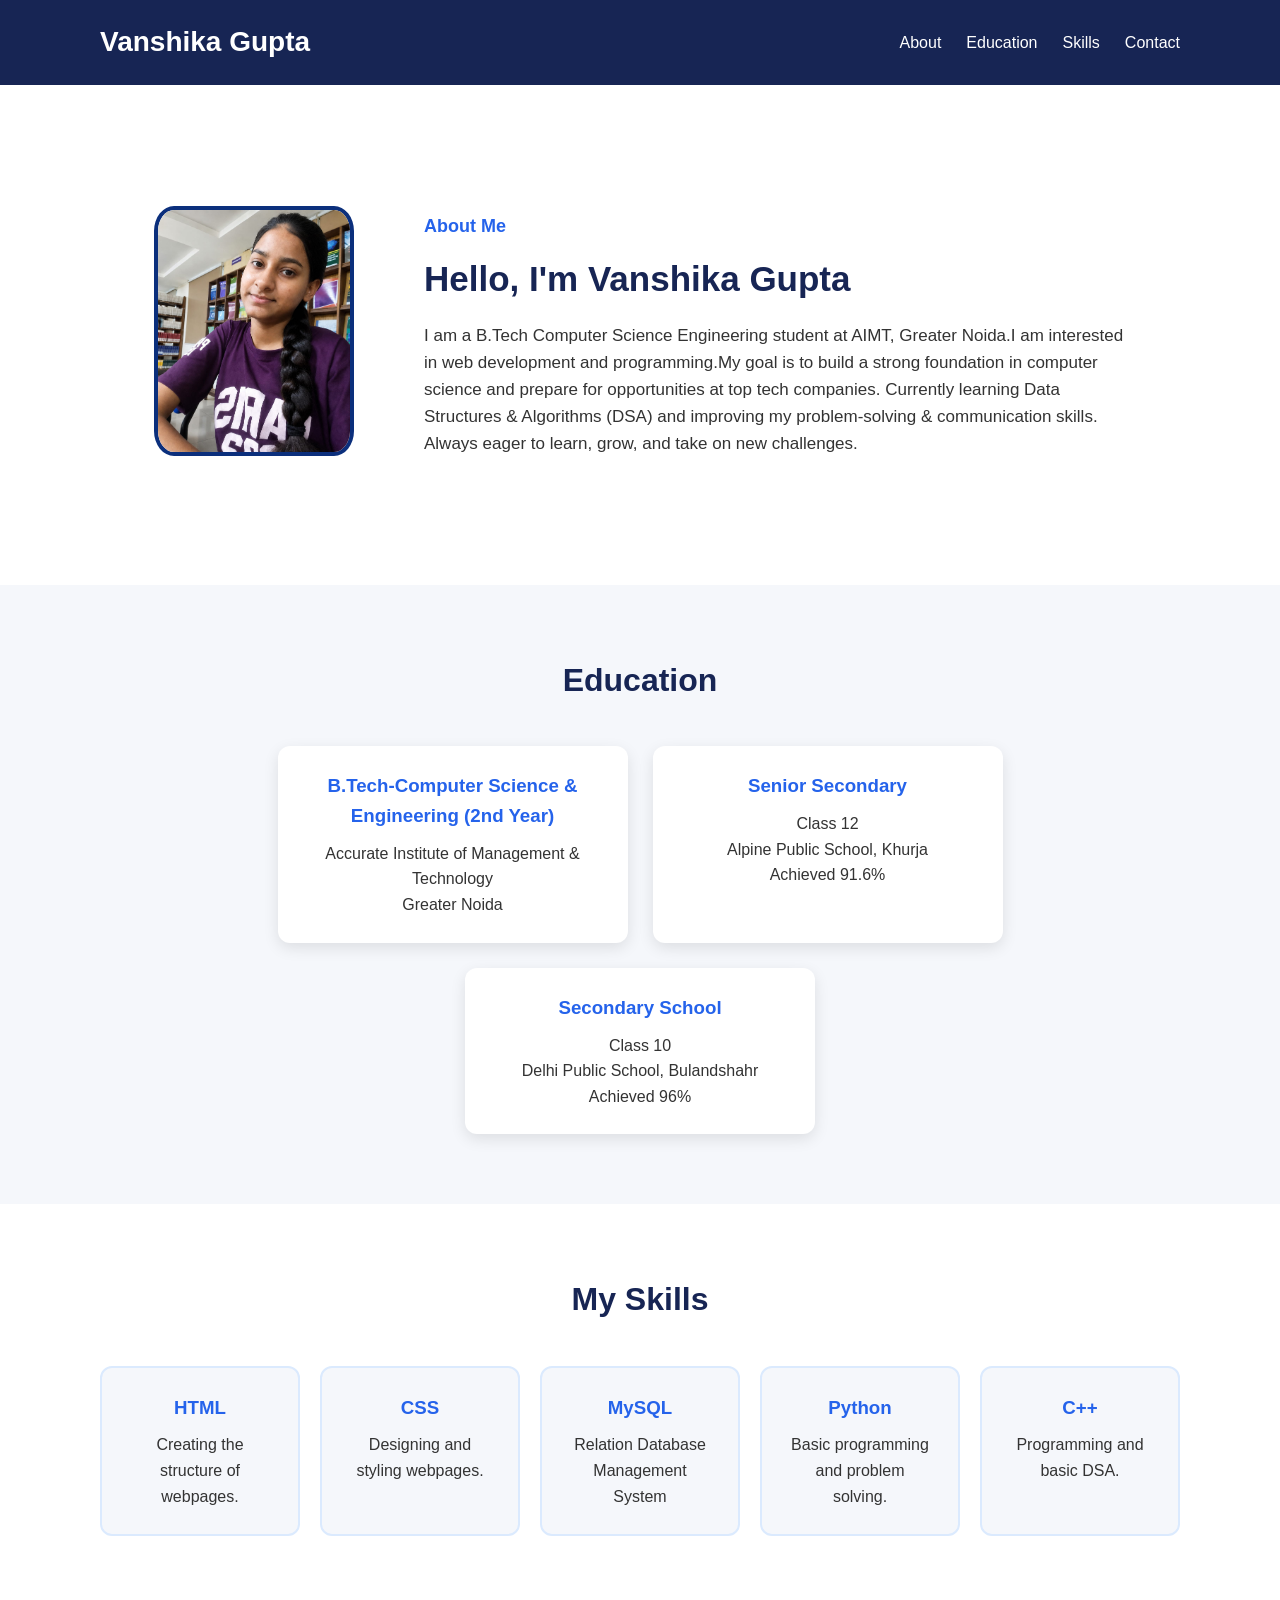
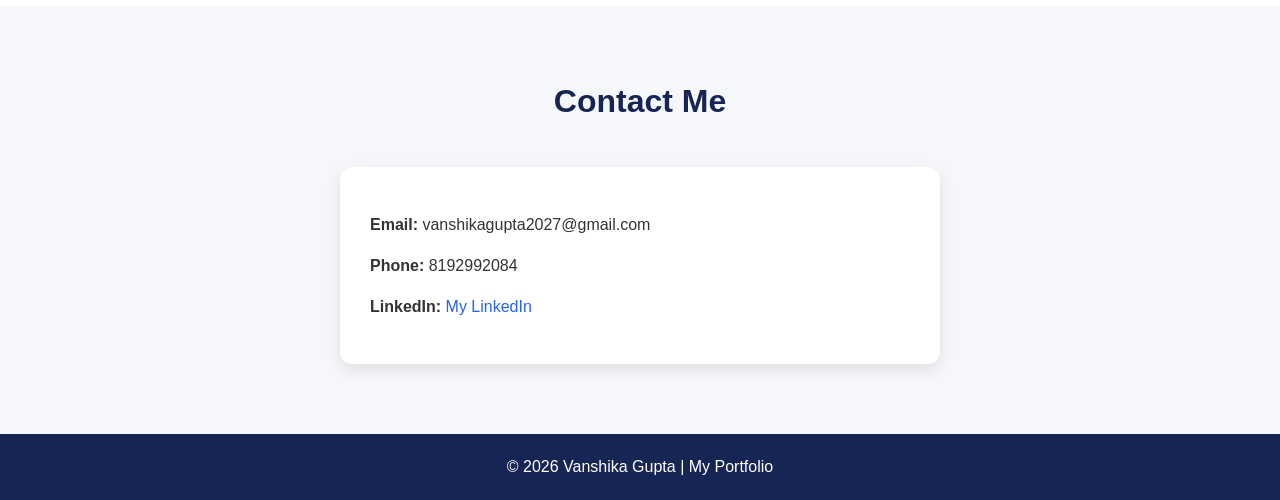
<file: index.html>
<!DOCTYPE html>
<html lang="en">
    <head>
        <meta charset="UTF-8">
        <meta name="viewport" content="width=device-width, initial-scale=1.0">
        <title>My Portfolio</title>
        <link rel="stylesheet" href="style.css">
    </head>
    <body>
    <!-- Header -->
        <header>
            <nav>
                <h1>Vanshika Gupta</h1>
                <ul>
                    <li><a href="#about">About</a></li>
                    <li><a href="#education">Education</a></li>
                    <li><a href="#skills">Skills</a></li>
                    <li><a href="#contact">Contact</a></li>
                </ul>
            </nav>
        </header>
    <!-- About Section -->
        <section id="about" >
            <div id="about-image">
                <img src="profile.jpeg" alt="Profile Photo">
            </div>
            <div id="about-content">
                <h2>About Me</h2>
                <h3>Hello, I'm Vanshika Gupta</h3>
                <p>I am a B.Tech Computer Science Engineering student at AIMT, Greater Noida.I am interested in web development and programming.My goal is to build a strong foundation in computer science and prepare for opportunities at top tech companies. Currently learning Data Structures & Algorithms (DSA) and improving my problem-solving & communication skills. Always eager to learn, grow, and take on new challenges.</p>
            </div>
        </section>
    <!-- Education Section -->
        <section id="education">
            <h2>Education</h2>
            <div id="education-box">
                <div class="education-card">
                    <h3>B.Tech-Computer Science & Engineering (2nd Year) </h3>
                    <p>Accurate Institute of Management & Technology</p>
                    <p>Greater Noida</p>
                </div>
                <div class="education-card">
                    <h3>Senior Secondary</h3>
                    <p>Class 12</p>
                    <p>Alpine Public School, Khurja</p>
                    <p>Achieved 91.6%</p>
                </div>
                <div class="education-card">
                    <h3>Secondary School</h3>
                    <p>Class 10</p>
                    <p>Delhi Public School, Bulandshahr</p>
                    <p>Achieved 96%</p>
                </div>
            </div>
        </section>
    <!-- Skills Section -->
        <section id="skills">
            <h2>My Skills</h2>
            <div id="skills-container">
                <div class="skill">
                    <h3>HTML</h3>
                    <p>Creating the structure of webpages.</p>
                </div>
                <div class="skill">
                    <h3>CSS</h3>
                    <p>Designing and styling webpages.</p>
                </div>
                <div class="skill">
                    <h3>MySQL</h3>
                    <p>Relation Database Management System</p>
                </div>
                <div class="skill">
                    <h3>Python</h3>
                    <p>Basic programming and problem solving.</p>
                </div>
                <div class="skill">
                    <h3>C++</h3>
                    <p>Programming and basic DSA.</p>
                </div>
            </div>
        </section>   
    <!-- Contact Section -->
        <section id="contact">
            <h2>Contact Me</h2>
            <div id="contact-box">
                <p>
                    <strong>Email:</strong>
                    vanshikagupta2027@gmail.com
                </p>
                <p>
                    <strong>Phone:</strong>
                    8192992084
                </p>
                <p>
                    <strong>LinkedIn:</strong>
                    <a href="https://www.linkedin.com/in/vanshika-gupta-ab156341b/"
                    target="_blank">
                        My LinkedIn
                    </a>
                </p>
            </div>
        </section>
    <!-- Footer -->
        <footer>
            <p>© 2026 Vanshika Gupta | My Portfolio</p>
        </footer>
    </body>
</html>
</file>
<file: style.css>
*{
    margin: 0;
    padding: 0;
    box-sizing: border-box;
}
body {
    font-family: Arial, sans-serif;
    background-color: #f5f7fb;
    color: #333;
    line-height: 1.6;
}
/* ================= HEADER ================= */
header{
    background-color: #172554;
    color: white;
    padding: 20px 100px;
}
nav {
    display: flex;
    justify-content: space-between;
    align-items: center;
}
nav h1 {
    font-size: 28px;
}
nav ul{
    display: flex;
    list-style: none;
    gap: 25px;
   
    font-size: 16px;
}
nav a {
    color: white;
    text-decoration: none;
    
}
nav a:hover {
    color: #93c5fd;
}
/* ================= COMMON SECTION ================= */
section {
    padding: 70px 100px;
}
section > h2 {
    text-align: center;
    font-size: 32px;
    color: #172554;
    margin-bottom: 40px;
}
/* ================= ABOUT ================= */
#about {
    height: 500px;
    display: flex;
    justify-content: center;
    align-items: center;
    gap: 70px;
    background-color: white;
}
#about-image img {
    width: 200px;
    height: 250px;
    border-radius: 10%;
    border: 4px solid #0b2f7c;
}
#about-content {
    width: 65%;
} 
#about-content h2 {
    color: #2563eb;
    font-size: 18px;
    margin-bottom: 10px;
}
#about-content h3 {
    font-size: 35px;
    color: #172554;
    margin-bottom: 15px;
}
#about-content p {
    font-size: 17px;
}
/* ================= EDUCATION ================= */
#education-box {
    display: flex;
    justify-content: center;
  
    gap: 25px;
    flex-wrap: wrap;
}
.education-card {
    background-color: white;
    width: 350px;
    padding: 25px;
    border-radius: 12px;
    box-shadow: 0 5px 15px rgba(0, 0, 0, 0.1);
    text-align: center;
     transition: 0.3s;
}
.education-card:hover{
    transform: translateY(-8px);
}
.education-card h3 {
    color: #2563eb;
    margin-bottom: 10px;
}
/* ================= SKILLS ================= */
#skills {
    background-color: white;
}
#skills-container {
    display: flex;
    justify-content: center;
    gap: 20px;
    flex-wrap: wrap;
}
.skill {
    width: 200px;
    padding: 25px;
    text-align: center;
    background-color: #f5f7fb;
    border-radius: 12px;
    border: 2px solid #dbeafe;
    transition: 0.3s;
}
.skill h3 {
    color: #2563eb;
    margin-bottom: 10px;
}
.skill:hover {
    transform: translateY(-8px);
    box-shadow: 0 8px 20px rgba(0, 0, 0, 0.12);
}
/* ================= CONTACT ================= */
#contact-box {
    max-width: 600px;
    margin: auto;
    background-color: white;
    padding: 30px;
    border-radius: 12px;
    box-shadow: 0 5px 15px rgba(0, 0, 0, 0.1);
}
#contact-box p {
    margin: 15px 0;
}
#contact-box a {
    color: #2563eb;
    text-decoration: none;
}
#contact-box a:hover {
    text-decoration: underline;
}
/* ================= FOOTER ================= */
footer {
    background-color: #172554;
    color: white;
    text-align: center;
    padding: 20px;
}
</file>
